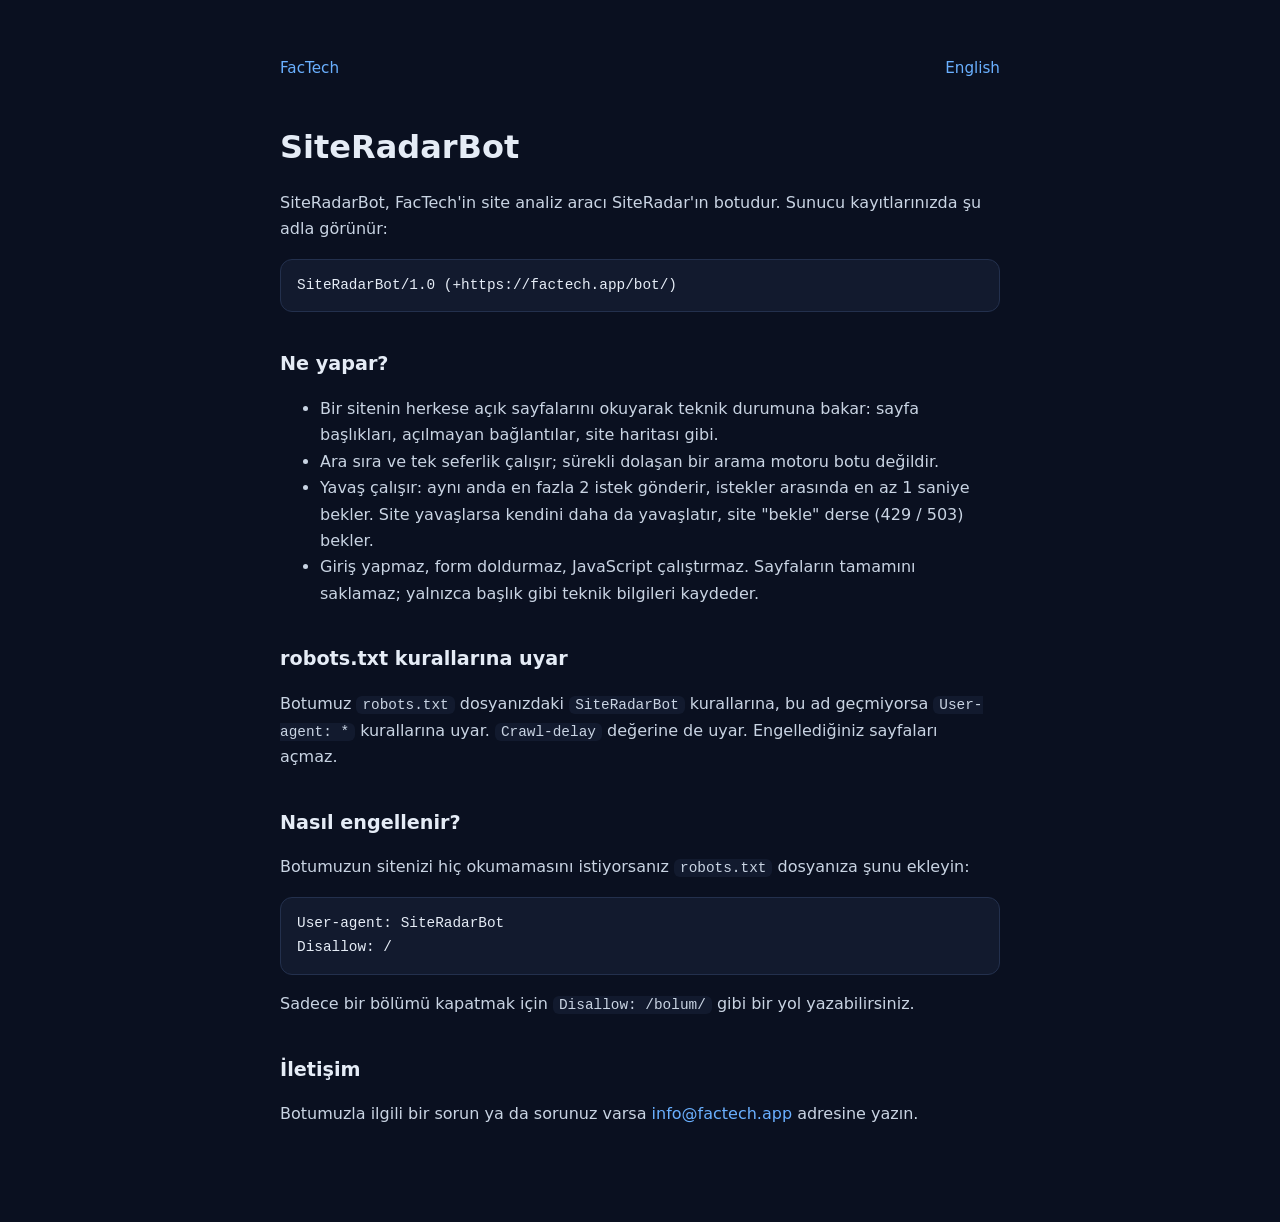
<file: bot/index.html>
<!DOCTYPE html>
<html lang="tr">
<head>
    <meta charset="UTF-8">
    <meta name="viewport" content="width=device-width, initial-scale=1.0">
    <title>SiteRadarBot | FacTech</title>
    <meta name="description" content="SiteRadarBot, FacTech'in site analiz aracının botudur. Ne yaptığı, robots.txt kurallarına nasıl uyduğu ve nasıl engellenebileceği.">
    <meta name="robots" content="index, follow">
    <meta name="theme-color" content="#0a1020">
    <meta name="color-scheme" content="dark">
    <link rel="canonical" href="https://factech.app/bot/">
    <link rel="alternate" hreflang="tr" href="https://factech.app/bot/">
    <link rel="alternate" hreflang="en" href="https://factech.app/en/bot/">
    <link rel="alternate" hreflang="x-default" href="https://factech.app/bot/">
    <link rel="icon" href="/favicon.ico" sizes="48x48">
    <link rel="stylesheet" href="/assets/css/site.css">
    <style>
        .bot{max-width:760px;margin:0 auto;padding:56px 20px 80px;line-height:1.65}
        .bot a{color:#6ab0ff}
        .bot h1{font-family:'Plus Jakarta Sans',system-ui,sans-serif;font-size:2rem;margin:0 0 8px}
        .bot h2{font-family:'Plus Jakarta Sans',system-ui,sans-serif;font-size:1.2rem;margin:36px 0 8px}
        .bot p,.bot li{color:#c9d4e3}
        .bot code,.bot pre{font-family:'JetBrains Mono',ui-monospace,monospace;font-size:.9rem}
        .bot pre{background:#121a2e;border:1px solid #23304d;border-radius:12px;padding:14px 16px;overflow-x:auto;color:#e5ecf6}
        .bot code{background:#121a2e;border-radius:6px;padding:1px 6px}
        .bot pre code{background:none;padding:0}
        .bot .top{display:flex;justify-content:space-between;align-items:center;margin-bottom:40px;font-size:.95rem}
    </style>
</head>
<body>
<main class="bot">
    <div class="top">
        <a href="/">FacTech</a>
        <a href="/en/bot/" hreflang="en" lang="en">English</a>
    </div>

    <h1>SiteRadarBot</h1>
    <p>SiteRadarBot, FacTech'in site analiz aracı SiteRadar'ın botudur. Sunucu kayıtlarınızda şu adla görünür:</p>
    <pre><code>SiteRadarBot/1.0 (+https://factech.app/bot/)</code></pre>

    <h2>Ne yapar?</h2>
    <ul>
        <li>Bir sitenin herkese açık sayfalarını okuyarak teknik durumuna bakar: sayfa başlıkları, açılmayan bağlantılar, site haritası gibi.</li>
        <li>Ara sıra ve tek seferlik çalışır; sürekli dolaşan bir arama motoru botu değildir.</li>
        <li>Yavaş çalışır: aynı anda en fazla 2 istek gönderir, istekler arasında en az 1 saniye bekler. Site yavaşlarsa kendini daha da yavaşlatır, site "bekle" derse (429 / 503) bekler.</li>
        <li>Giriş yapmaz, form doldurmaz, JavaScript çalıştırmaz. Sayfaların tamamını saklamaz; yalnızca başlık gibi teknik bilgileri kaydeder.</li>
    </ul>

    <h2>robots.txt kurallarına uyar</h2>
    <p>Botumuz <code>robots.txt</code> dosyanızdaki <code>SiteRadarBot</code> kurallarına, bu ad geçmiyorsa <code>User-agent: *</code> kurallarına uyar. <code>Crawl-delay</code> değerine de uyar. Engellediğiniz sayfaları açmaz.</p>

    <h2>Nasıl engellenir?</h2>
    <p>Botumuzun sitenizi hiç okumamasını istiyorsanız <code>robots.txt</code> dosyanıza şunu ekleyin:</p>
    <pre><code>User-agent: SiteRadarBot
Disallow: /</code></pre>
    <p>Sadece bir bölümü kapatmak için <code>Disallow: /bolum/</code> gibi bir yol yazabilirsiniz.</p>

    <h2>İletişim</h2>
    <p>Botumuzla ilgili bir sorun ya da sorunuz varsa <a href="mailto:info@factech.app">info@factech.app</a> adresine yazın.</p>
</main>
</body>
</html>
</file>
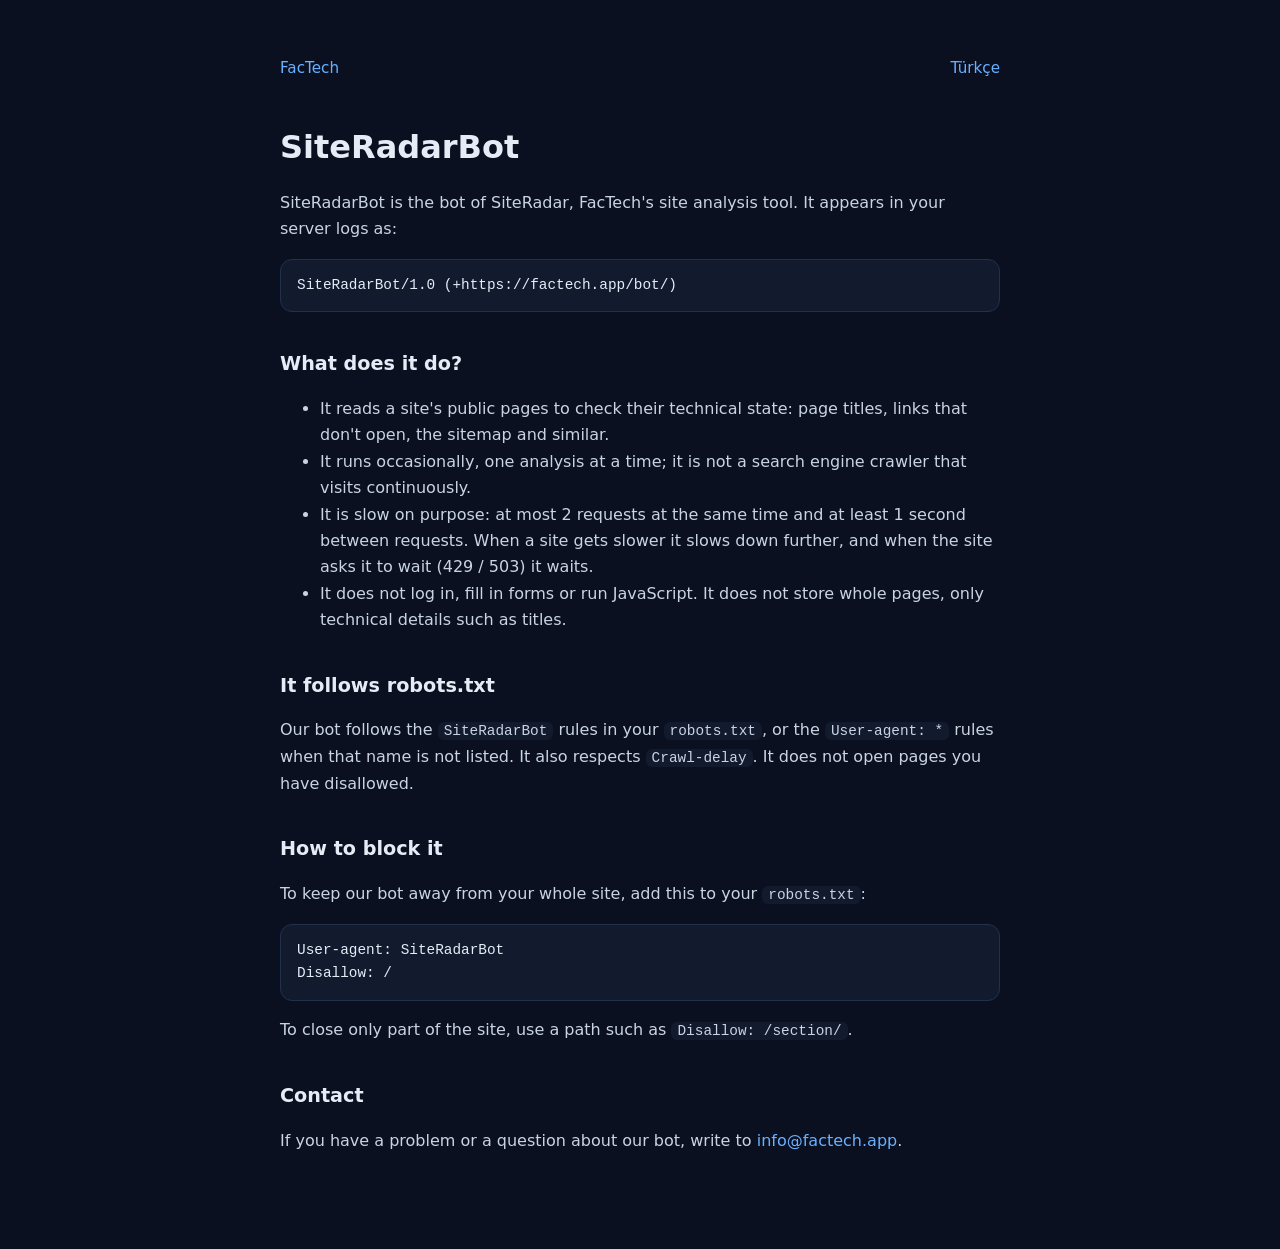
<file: en/bot/index.html>
<!DOCTYPE html>
<html lang="en">
<head>
    <meta charset="UTF-8">
    <meta name="viewport" content="width=device-width, initial-scale=1.0">
    <title>SiteRadarBot | FacTech</title>
    <meta name="description" content="SiteRadarBot is the bot of FacTech's site analysis tool. What it does, how it follows robots.txt and how to block it.">
    <meta name="robots" content="index, follow">
    <meta name="theme-color" content="#0a1020">
    <meta name="color-scheme" content="dark">
    <link rel="canonical" href="https://factech.app/en/bot/">
    <link rel="alternate" hreflang="tr" href="https://factech.app/bot/">
    <link rel="alternate" hreflang="en" href="https://factech.app/en/bot/">
    <link rel="alternate" hreflang="x-default" href="https://factech.app/bot/">
    <link rel="icon" href="/favicon.ico" sizes="48x48">
    <link rel="stylesheet" href="/assets/css/site.css">
    <style>
        .bot{max-width:760px;margin:0 auto;padding:56px 20px 80px;line-height:1.65}
        .bot a{color:#6ab0ff}
        .bot h1{font-family:'Plus Jakarta Sans',system-ui,sans-serif;font-size:2rem;margin:0 0 8px}
        .bot h2{font-family:'Plus Jakarta Sans',system-ui,sans-serif;font-size:1.2rem;margin:36px 0 8px}
        .bot p,.bot li{color:#c9d4e3}
        .bot code,.bot pre{font-family:'JetBrains Mono',ui-monospace,monospace;font-size:.9rem}
        .bot pre{background:#121a2e;border:1px solid #23304d;border-radius:12px;padding:14px 16px;overflow-x:auto;color:#e5ecf6}
        .bot code{background:#121a2e;border-radius:6px;padding:1px 6px}
        .bot pre code{background:none;padding:0}
        .bot .top{display:flex;justify-content:space-between;align-items:center;margin-bottom:40px;font-size:.95rem}
    </style>
</head>
<body>
<main class="bot">
    <div class="top">
        <a href="/en/">FacTech</a>
        <a href="/bot/" hreflang="tr" lang="tr">Türkçe</a>
    </div>

    <h1>SiteRadarBot</h1>
    <p>SiteRadarBot is the bot of SiteRadar, FacTech's site analysis tool. It appears in your server logs as:</p>
    <pre><code>SiteRadarBot/1.0 (+https://factech.app/bot/)</code></pre>

    <h2>What does it do?</h2>
    <ul>
        <li>It reads a site's public pages to check their technical state: page titles, links that don't open, the sitemap and similar.</li>
        <li>It runs occasionally, one analysis at a time; it is not a search engine crawler that visits continuously.</li>
        <li>It is slow on purpose: at most 2 requests at the same time and at least 1 second between requests. When a site gets slower it slows down further, and when the site asks it to wait (429 / 503) it waits.</li>
        <li>It does not log in, fill in forms or run JavaScript. It does not store whole pages, only technical details such as titles.</li>
    </ul>

    <h2>It follows robots.txt</h2>
    <p>Our bot follows the <code>SiteRadarBot</code> rules in your <code>robots.txt</code>, or the <code>User-agent: *</code> rules when that name is not listed. It also respects <code>Crawl-delay</code>. It does not open pages you have disallowed.</p>

    <h2>How to block it</h2>
    <p>To keep our bot away from your whole site, add this to your <code>robots.txt</code>:</p>
    <pre><code>User-agent: SiteRadarBot
Disallow: /</code></pre>
    <p>To close only part of the site, use a path such as <code>Disallow: /section/</code>.</p>

    <h2>Contact</h2>
    <p>If you have a problem or a question about our bot, write to <a href="mailto:info@factech.app">info@factech.app</a>.</p>
</main>
</body>
</html>
</file>
<file: assets/css/site.css>
/* FacTech — base styles for the dark design.
   Most layout lives in inline styles (exported from the original design);
   this file holds the base, keyframes, hover states and the sections added later. */

html,body{margin:0;padding:0;background:#0a1020;color:#e5ecf6;font-family:'IBM Plex Sans',system-ui,sans-serif;-webkit-font-smoothing:antialiased;scroll-behavior:smooth}
*{box-sizing:border-box}
a{color:#3ec6de;text-decoration:none}a:hover{color:#7fdcec}
section[id],[id="web"],[id="mobile"],[id="design"],[id="ai"]{scroll-margin-top:90px}

@keyframes ftFade{from{opacity:0;transform:translateY(22px)}to{opacity:1;transform:none}}
@keyframes ftFloat{0%,100%{transform:translateY(0)}50%{transform:translateY(-10px)}}
@keyframes ftDash{to{stroke-dashoffset:0}}
@keyframes ftBar{from{transform:scaleY(0)}to{transform:scaleY(1)}}
@keyframes ftType{from{width:0}to{width:100%}}
@keyframes ftBlink{0%,49%{opacity:1}50%,100%{opacity:0}}
@keyframes ftPulse{0%,100%{box-shadow:0 0 0 0 rgba(62,198,222,.55)}70%{box-shadow:0 0 0 10px rgba(62,198,222,0)}}
@keyframes ftFlow{from{stroke-dashoffset:40}to{stroke-dashoffset:0}}
@keyframes ftMarquee{from{transform:translateX(0)}to{transform:translateX(-50%)}}
@keyframes ftPop{0%{opacity:0;transform:translateY(8px) scale(.96)}100%{opacity:1;transform:none}}
@keyframes ftPipe{0%,20%{background:#1d2b47;color:#7f92b3}30%,100%{background:#3ec6de;color:#06141f}}
@keyframes ftOrbit{from{transform:rotate(0deg)}to{transform:rotate(360deg)}}
@keyframes ftGridMove{from{background-position:0 0}to{background-position:0 48px}}
@keyframes ftScan{0%{top:-10%}100%{top:110%}}
@keyframes ftWave{0%,100%{transform:scaleY(.35)}50%{transform:scaleY(1)}}
@keyframes ftWordIn{0%{opacity:0;transform:translateY(110%) rotateX(-40deg)}100%{opacity:1;transform:none}}
@keyframes ftWordOut{0%{opacity:1;transform:none}100%{opacity:0;transform:translateY(-110%) rotateX(40deg)}}

/* ---------- hover states (were runtime-generated) ---------- */
.scp0,.scp1,.scp2,.scp6,.scp7{transition:color .2s,background .2s,border-color .2s,transform .2s}
.scp0:hover{color:#fff!important;background:rgba(255,255,255,.06)!important}
.scp1:hover{transform:translateY(-2px);color:#06141f!important;background:#5fd3e7!important}
.scp2:hover{background:rgba(255,255,255,.06)!important;color:#fff!important}
.scp3:hover{transform:translateY(-6px)!important;border-color:rgba(62,198,222,.45)!important;background:linear-gradient(180deg,rgba(62,198,222,.1),rgba(255,255,255,.02))!important;color:#fff!important}
.scp4:hover{transform:translateY(-6px)!important;border-color:rgba(62,198,222,.4)!important}
.scp5:hover{transform:translateY(-2px);color:#0a1020!important}
.scp6:hover{border-color:rgba(62,198,222,.5)!important;color:#fff!important}
.scp7:hover{color:#fff!important}

/* ---------- scroll reveal (JS only; content stays visible without JS) ---------- */
.js [data-reveal]{opacity:0;transform:translateY(26px);transition:opacity .8s cubic-bezier(.2,.7,.2,1),transform .8s cubic-bezier(.2,.7,.2,1),border-color .25s,background .25s}
.js [data-reveal].is-visible{opacity:1;transform:none}

/* hero word rotator: width reserved via CSS so the sizer text is not part of the h1 */
.rot-sizer::before{content:attr(data-text)}

/* ---------- a11y ---------- */
.skip-link{position:absolute;left:16px;top:-60px;z-index:100;padding:10px 18px;border-radius:10px;background:#3ec6de;color:#06141f;font-weight:700;transition:top .2s}
.skip-link:focus{top:16px;color:#06141f}
a:focus-visible,button:focus-visible,summary:focus-visible{outline:2px solid #3ec6de;outline-offset:3px;border-radius:6px}

/* ---------- project card visuals ---------- */
.case-visual{position:absolute;inset:0;background-color:#0b1424;background-image:linear-gradient(rgba(62,198,222,.07) 1px,transparent 1px),linear-gradient(90deg,rgba(62,198,222,.07) 1px,transparent 1px);background-size:32px 32px}
.case-visual::after{content:'';position:absolute;inset:0}
.case-visual--1::after{background:radial-gradient(70% 80% at 80% 20%,rgba(62,198,222,.35),transparent 60%),radial-gradient(60% 70% at 10% 100%,rgba(106,169,255,.25),transparent 60%)}
.case-visual--2::after{background:radial-gradient(70% 80% at 20% 10%,rgba(199,146,234,.32),transparent 60%),radial-gradient(60% 70% at 90% 100%,rgba(62,198,222,.22),transparent 60%)}
.case-visual--3::after{background:radial-gradient(70% 80% at 70% 30%,rgba(62,224,160,.3),transparent 60%),radial-gradient(60% 70% at 0% 100%,rgba(62,198,222,.22),transparent 60%)}

/* ---------- shared section styles (About / FAQ) ---------- */
.ft-section{padding:80px 24px}
.ft-wrap{max-width:1200px;margin:0 auto}
.ft-label{font-size:12px;letter-spacing:2px;text-transform:uppercase;color:#3ec6de;font-weight:700;margin-bottom:14px}
.ft-h2{font:800 clamp(30px,4vw,46px)/1.1 'Plus Jakarta Sans',sans-serif;letter-spacing:-1.4px;color:#fff;margin:0 0 16px;text-wrap:balance}
.ft-lead{font-size:17px;line-height:1.7;color:#a9b7cf;margin:0 0 26px;max-width:560px}

.ft-about{display:grid;grid-template-columns:repeat(auto-fit,minmax(min(100%,420px),1fr));gap:48px;align-items:center}
.ft-chips{list-style:none;padding:0;margin:0;display:flex;flex-wrap:wrap;gap:8px}
.ft-chips li{font:500 12.5px 'JetBrains Mono',monospace;padding:7px 12px;border-radius:8px;background:rgba(62,198,222,.08);border:1px solid rgba(62,198,222,.25);color:#7fdcec}

.ft-founder{display:flex;gap:26px;align-items:center;padding:32px;border-radius:24px;background:#0e1628;border:1px solid rgba(255,255,255,.07);position:relative;overflow:hidden}
.ft-founder::before{content:'';position:absolute;right:-120px;top:-120px;width:320px;height:320px;border-radius:50%;background:radial-gradient(circle,rgba(62,198,222,.22),transparent 65%);pointer-events:none}
.ft-founder>*{position:relative}
.ft-founder-photo{flex:0 0 auto;width:120px;height:120px;border-radius:50%;padding:3px;background:linear-gradient(135deg,#3ec6de,#6aa9ff);box-shadow:0 10px 30px rgba(62,198,222,.25)}
.ft-founder-photo img{display:block;width:100%;height:100%;border-radius:50%;object-fit:cover;background:#fff}
.ft-founder-name{font:800 24px 'Plus Jakarta Sans',sans-serif;letter-spacing:-.5px;color:#fff;margin:0}
.ft-founder-role{font:600 12px 'JetBrains Mono',monospace;color:#3ec6de;margin:6px 0 12px}
.ft-founder-bio{font-size:14.5px;line-height:1.65;color:#a9b7cf;margin:0 0 14px}
.ft-founder-link{display:inline-flex;align-items:center;gap:8px;font-size:14px;font-weight:600;color:#7fdcec}
.ft-founder-link:hover{color:#fff}

.ft-faq{display:grid;grid-template-columns:repeat(auto-fit,minmax(min(100%,340px),1fr));gap:48px;align-items:start}
.ft-faq-list{display:grid;gap:10px;grid-column:span 2}
.ft-faq-item{border-radius:14px;background:rgba(255,255,255,.03);border:1px solid rgba(255,255,255,.07);transition:border-color .2s,background .2s}
.ft-faq-item[open]{border-color:rgba(62,198,222,.35);background:rgba(62,198,222,.05)}
.ft-faq-item summary{cursor:pointer;list-style:none;padding:18px 20px;display:flex;justify-content:space-between;gap:16px;align-items:center;font:700 16px 'Plus Jakarta Sans',sans-serif;color:#fff}
.ft-faq-item summary::-webkit-details-marker{display:none}
.ft-faq-item summary::after{content:'+';font:500 22px 'JetBrains Mono',monospace;color:#3ec6de;transition:transform .2s;flex:0 0 auto}
.ft-faq-item[open] summary::after{transform:rotate(45deg)}
.ft-faq-item p{margin:0;padding:0 20px 18px;font-size:15px;line-height:1.7;color:#a9b7cf}

.ft-social{list-style:none;display:flex;gap:10px;margin:0;padding:0}
.ft-social a{width:36px;height:36px;display:grid;place-items:center;border-radius:50%;color:#b7c4d9;background:rgba(255,255,255,.06);border:1px solid rgba(255,255,255,.08);transition:color .2s,background .2s,border-color .2s}
.ft-social a:hover{color:#06141f;background:#3ec6de;border-color:#3ec6de}

@media (max-width:820px){
  .ft-faq-list{grid-column:auto}
}
/* phones: keep the header to one row (logo + language toggle); sections are reachable by scrolling and via the footer */
@media (max-width:640px){
  header nav a.scp0{display:none}
}
@media (max-width:560px){
  .ft-section{padding:60px 20px}
  .ft-founder{flex-direction:column;text-align:center;padding:28px 22px}
}

/* ---------- reduced motion ---------- */
@media (prefers-reduced-motion:reduce){
  html,body{scroll-behavior:auto}
  *,*::before,*::after{animation-duration:.01ms!important;animation-iteration-count:1!important;transition-duration:.01ms!important}
  .js [data-reveal]{opacity:1;transform:none}
}

/* project logos on case cards */
.case-logo{position:absolute;z-index:1;left:50%;top:50%;transform:translate(-50%,-50%);width:96px;height:96px;border-radius:24px;background:#fff;display:grid;place-items:center;box-shadow:0 0 0 1px rgba(255,255,255,.12),0 18px 40px rgba(0,0,0,.45);overflow:hidden}
.case-logo img{width:100%;height:100%;object-fit:contain;display:block}
.case-visual--2 .case-logo img{width:84%;height:84%}
</file>
